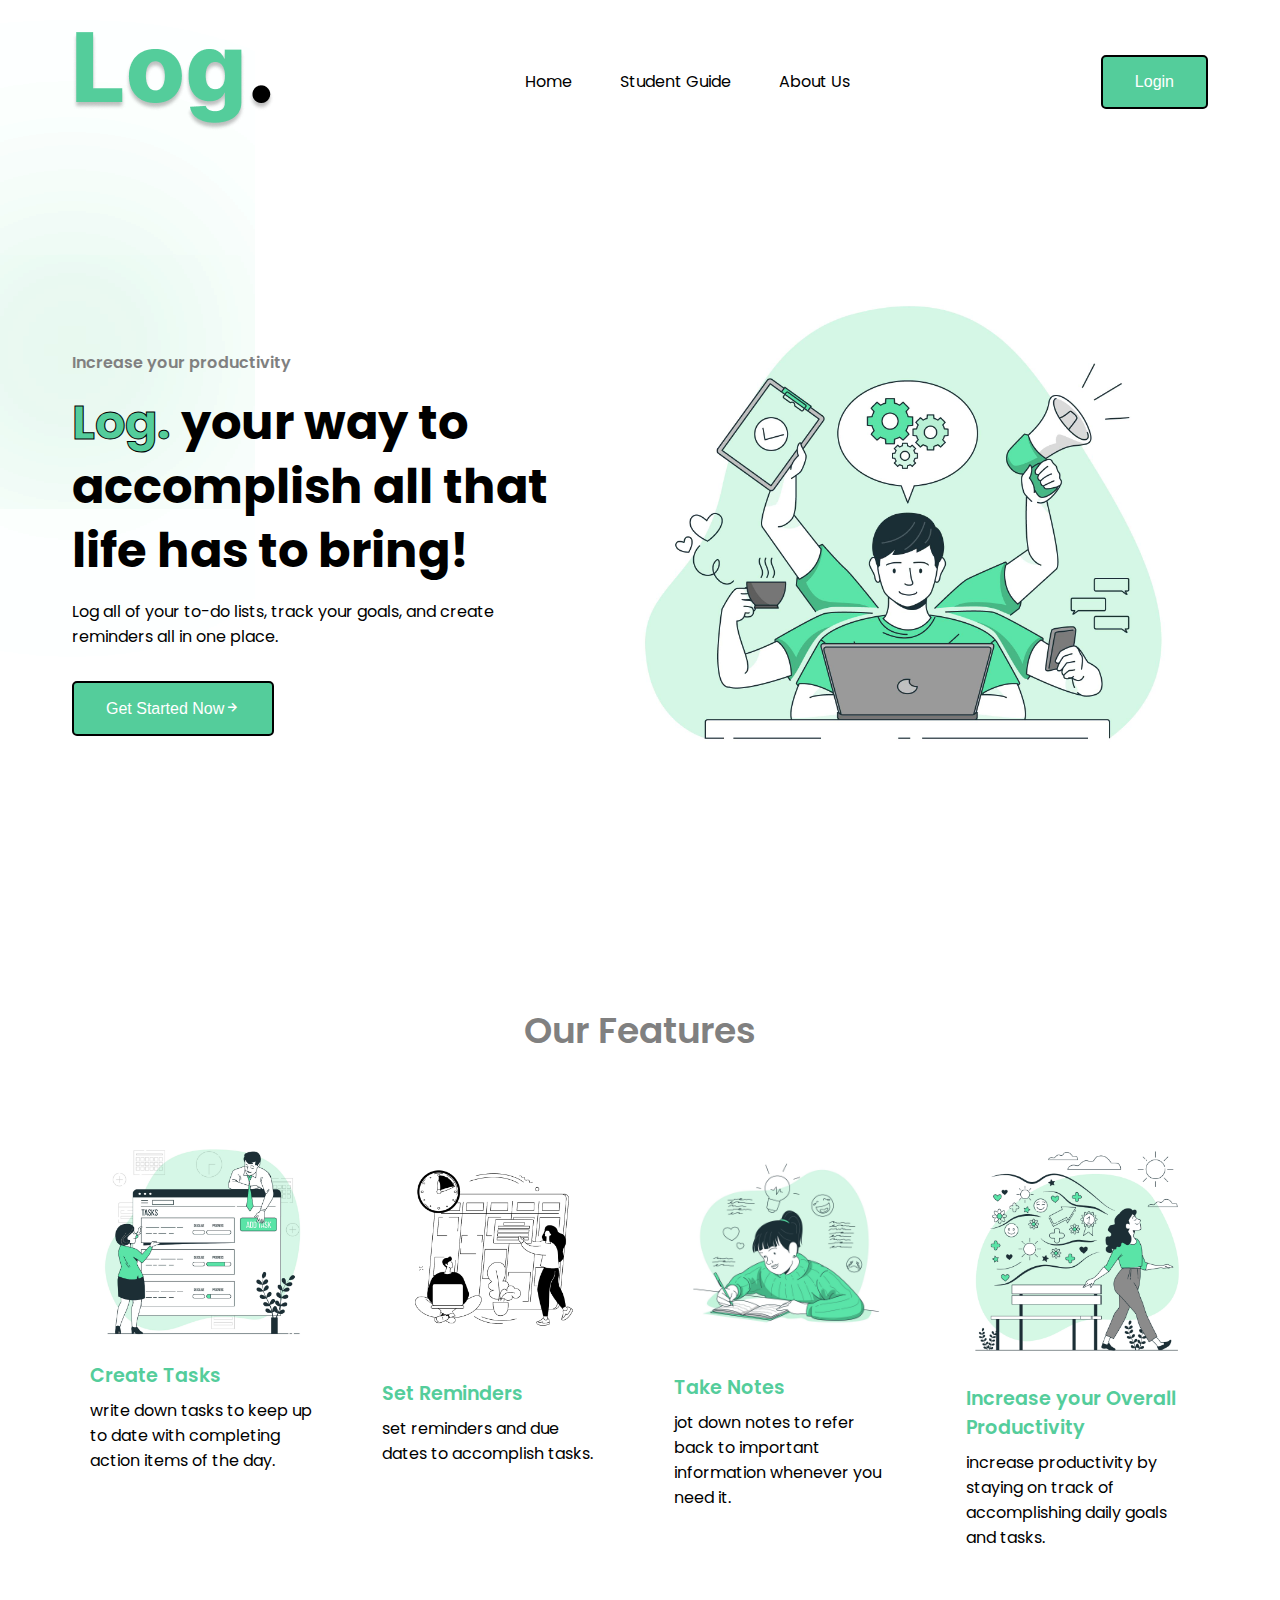
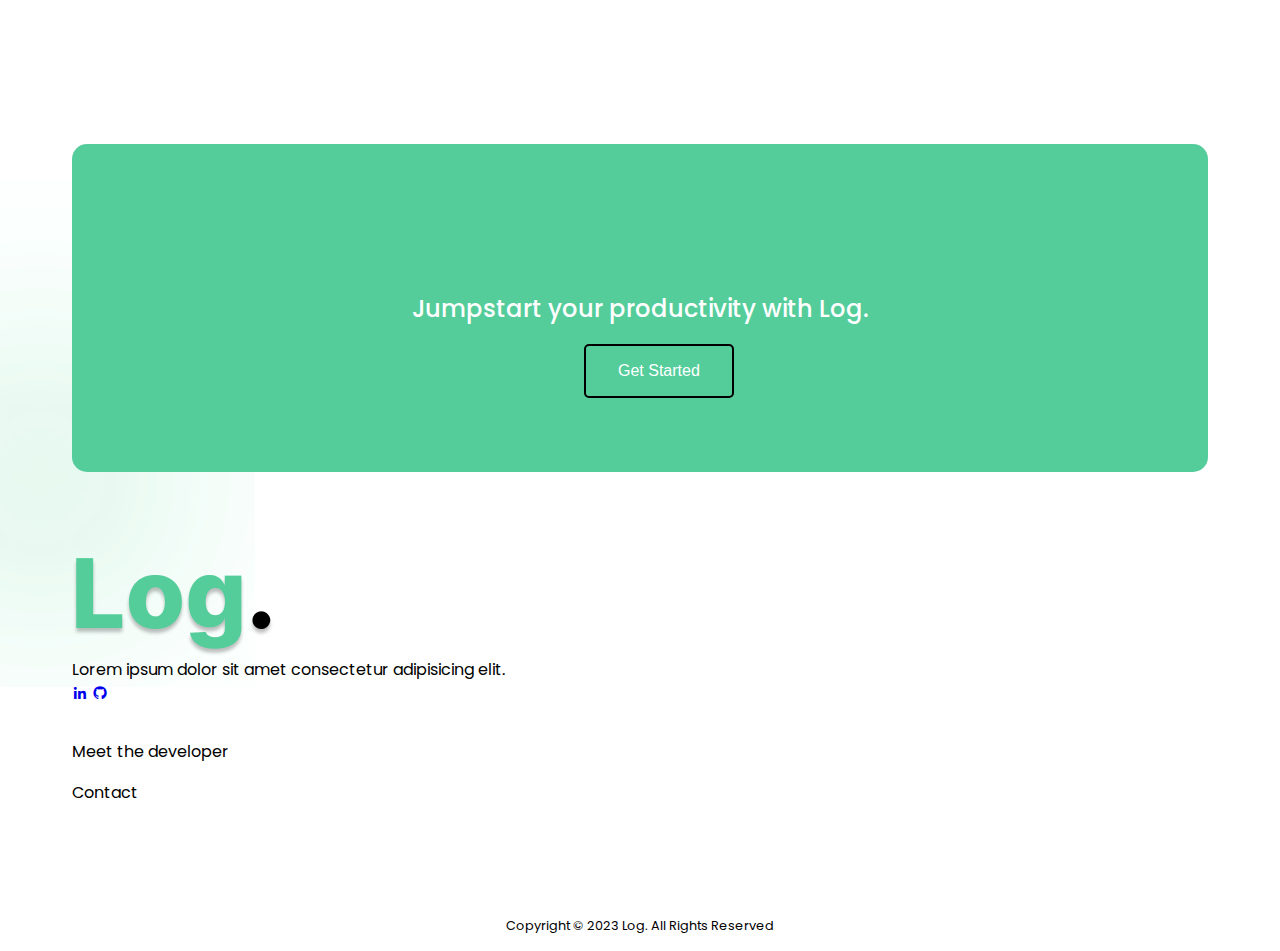
<file: index.html>
<!DOCTYPE html>
<html lang="en">

<head>
    <meta charset="UTF-8">
    <meta name="viewport" content="width=device-width, initial-scale=1.0">
    <link href='https://unpkg.com/boxicons@2.1.4/css/boxicons.min.css' rel='stylesheet'>
    <link rel="stylesheet" href="css/style.css">
    <title>Log. App</title>
</head>

<body>

    <nav>
        <div class="nav-logo">
            <a href="#">
                <img src="images/Log.png" alt="Log">
            </a>
        </div>

        <ul class="nav-links">
            <li class="link"><a href="#">Home</a></li>
            <li class="link"><a href="#">Student Guide</a></li>
            <li class="link"><a href="#">About Us</a></li>
        </ul>
        <button class="btn" onclick="window.location.href='html/signup.html'">Login</a></button>
    </nav>

    <header class="container">
       <div class="content">
            <span class="blur"></span>
            <span class="blur"></span>
            <h4>Increase your productivity</h4>
            <h1><span>Log.</span> your way to accomplish all that life has to bring!</h1>
            <p>Log all of your to-do lists, track your goals, and create reminders all in one place.</p>
            <button class="btn"><a href="dashboard.html">Get Started Now</a><i class='bx bx-right-arrow-alt'></i></button>
       </div> 
       <div class="image">
        <img src="images/header.jpg">
       </div>
    </header>

    <section class="container">
        <h2 class="header">Our Features</h2>
        <div class="features">
            <div class="card">
                <span><img class="cards" src="images/Card1.png"></span>
                <h4>Create Tasks</h4>
                <p>
                    write down tasks to keep up to date with
                    completing action items of the day.
                </p>
            </div>

            <div class="card">
                <span><img class="cards" src="images/Card2.png"></span>
                <h4>Set Reminders</h4>
                <p>
                    set reminders and due dates to accomplish tasks.
                </p>
            </div>

            <div class="card">
                <span><img class="cards" src="images/Card3.png"></span>
                <h4>Take Notes</h4>
                <p>
                    jot down notes to refer back to important information whenever you need it.
                </p>
            </div>

            <div class="card">
                <span><img class="cards" src="images/Card5.png"></span>
                <h4>Increase your Overall Productivity</h4>
                <p>increase productivity by staying on track of accomplishing daily goals and tasks.</p>
            </div>
        </div>
    </section>

    <section class="container">
        <div class="card">
            <div class="content">
                <h2 class="sub-header">Jumpstart your productivity with Log.</h2>
                <button class="btn">Get Started</button>
            </div>
        </div>
    </section>

    <footer class="container">
        <span class="blur"></span>
        <span class="blur"></span>
        <div class="column">
            <div class="logo">
                <img src="images/Log.png" alt="Log.">
            </div>
            <p>
                Lorem ipsum dolor sit amet consectetur adipisicing elit.
            </p>
            <div class="socials">
                <a href="#"><i class='bx bxl-linkedin'></i></a>
                <a href="#"><i class='bx bxl-github'></i></i></a>
            </div>
        </div>
            <div class="row">
                <a href="#">Meet the developer</a>
                <a href="#">Contact</a>
            </div>
    </footer>

    <div class="copyright">
        Copyright © 2023 Log. All Rights Reserved
    </div>



        <script src="script.js"></script>    
    </body>
</html>
</file>
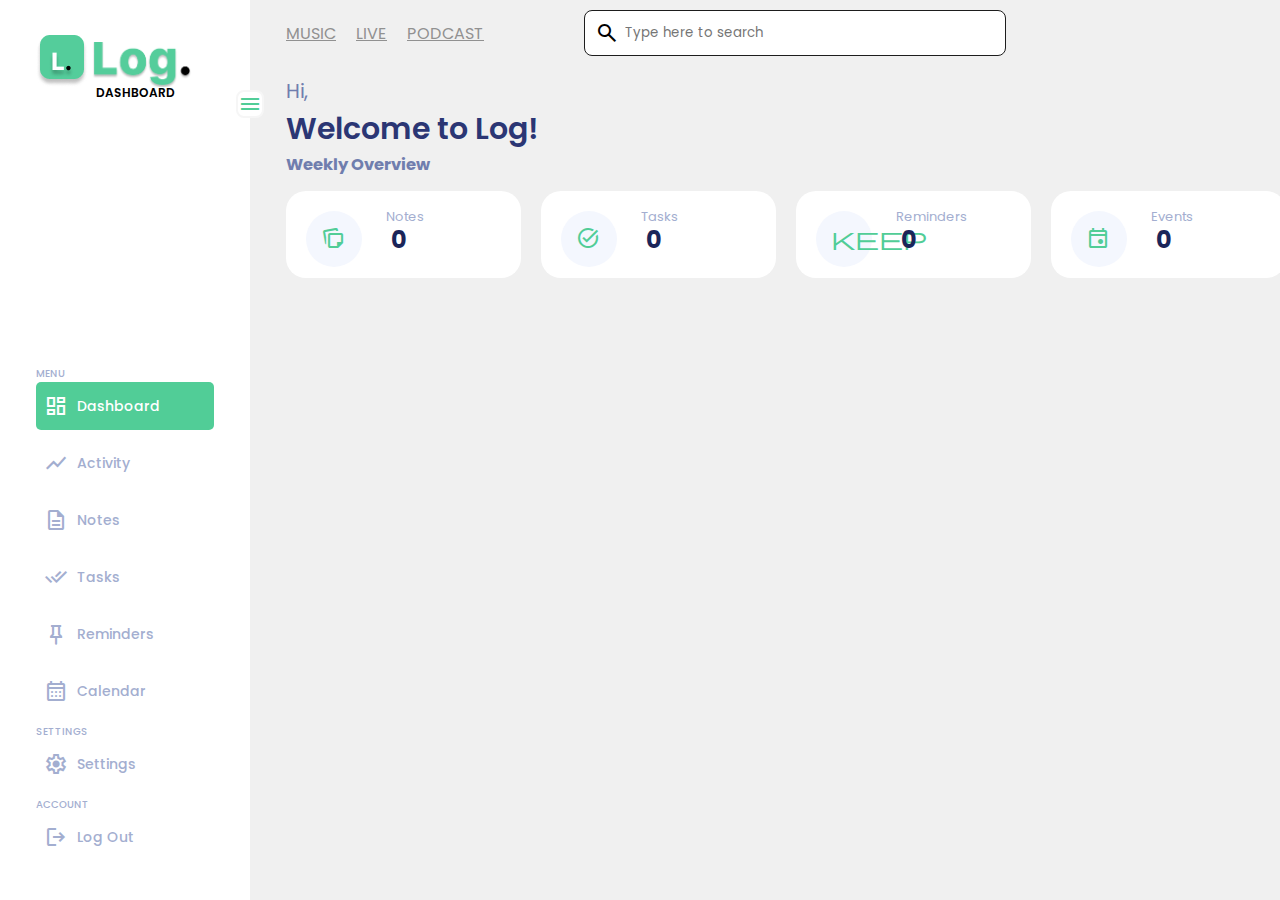
<file: dashboard.html>
<!DOCTYPE html>
<html lang="en">

<head>
    <meta charset="UTF-8">
    <meta name="viewport" content="width=device-width, initial-scale=1.0">
    <link rel="stylesheet" href="https://fonts.googleapis.com/css2?family=Material+Symbols+Outlined:opsz,wght,FILL,GRAD@20..48,100..700,0..1,-50..200" />
    <link rel="stylesheet" href="css/dashboard.css">
    <title>Log. App | Dashboard</title>
</head>

<body>

    <!-- Sidebar -->
    <div class="container">
        <aside class="sidebar active">
            <div class="menu-btn">
                <span class="material-symbols-outlined">
                    menu
                </span>
            </div>
            <div class="logo">
                <img src="images/LogLogo2.png">
                <a href="#"><img src="images/Log.png"></a>
                <h1>Dashboard</h1>
            </div>
            <div class="nav">
                <div class="menu">
                    <p class="title">Menu</p>

                    <ul>
                        <li class="active">
                            <a href="#"><span class="material-symbols-outlined">
                                dashboard
                            </span>
                            Dashboard
                            </a>
                        </li>
                        <li>
                            <a href="#"><span class="material-symbols-outlined">
                                show_chart
                                </span>
                                Activity
                            </a>
                        </li>
                        <li>
                            <a href="#"><span class="material-symbols-outlined">
                                description
                                </span>
                                Notes
                            </a>
                        </li>
                        <li>
                            <a href="#"><span class="material-symbols-outlined">
                                done_all
                                </span>
                                Tasks
                            </a>
                        </li>
                        <li>
                            <a href="#"><span class="material-symbols-outlined">
                                push_pin
                                </span>
                                Reminders
                            </a>
                        </li>
                        <li>
                            <a href="#"><span class="material-symbols-outlined">
                                calendar_month
                                </span>
                                Calendar
                            </a>
                        </li>
                        <li>
                            <p class="title">Settings</p>
                            <a href="#"><span class="material-symbols-outlined">
                                settings
                                </span>
                                Settings
                            </a>
                        </li>
                        <li>
                            <p class="title">Account</p>
                            <a href="#"><span class="material-symbols-outlined">
                                logout
                                </span>
                                Log Out
                            </a>
                        </li>
                    </ul>

                </div>
            </div>


        </aside>

        <main>
            <header>
                <div class="nav-links">
                    <a href="#">Music</a>
                    <a href="#">Live</a>
                    <a href="#">Podcast</a>
                </div>

                <div class="search">
                    <span class="material-symbols-outlined">
                        search
                    </span>
                    <input type="text"
                    placeholder="Type here to search">
                </div>

            </header>

            <div class="top-dashboard">
                <div class="top">
                    <h3>Hi,</h3>
                    <h1>Welcome to Log!</h1>
                </div>
            </div>

            <div class="weekly-overview">
                <h3>Weekly Overview</h3>
            </div>
                  
            <div class="items">
                <div class="item">
                    <div class="info">
                        <div class="icon">
                            <span class="material-symbols-outlined">
                                note_stack
                            </span>
                        </div>
                        <h5 class="notes">Notes</h5>
                        <p class="notes-analytics">0</p>
                    </div>
                </div>
                <div class="item">
                    <div class="info">
                        <div class="icon">
                            <span class="material-symbols-outlined">
                                task_alt
                            </span>
                        </div>
                        <h5 class="tasks">Tasks</h5>
                        <p class="tasks-analytics">0</p>
                    </div>
                </div>
                <div class="item">
                    <div class="info">
                        <div class="icon">
                            <span class="material-symbols-outlined">
                                keep
                            </span>
                        </div>
                        <h5 class="reminders">Reminders</h5>
                        <p class="reminders-analytics">0</p>
                    </div>
                </div>
                <div class="item">
                    <div class="info">
                        <div class="icon">
                            <span class="material-symbols-outlined">
                                event
                            </span>
                        </div>
                        <h5 class="events">Events</h5>
                        <p class="events-analytics">0</p>
                    </div>
                </div>

            </div>

            <div class="your-activity">
                
            </div>

            

                        

                </div>
            </div>


        </main>
            
        </div>
    </div>

    <script src="script.js"></script>
</body>


</html>
</file>
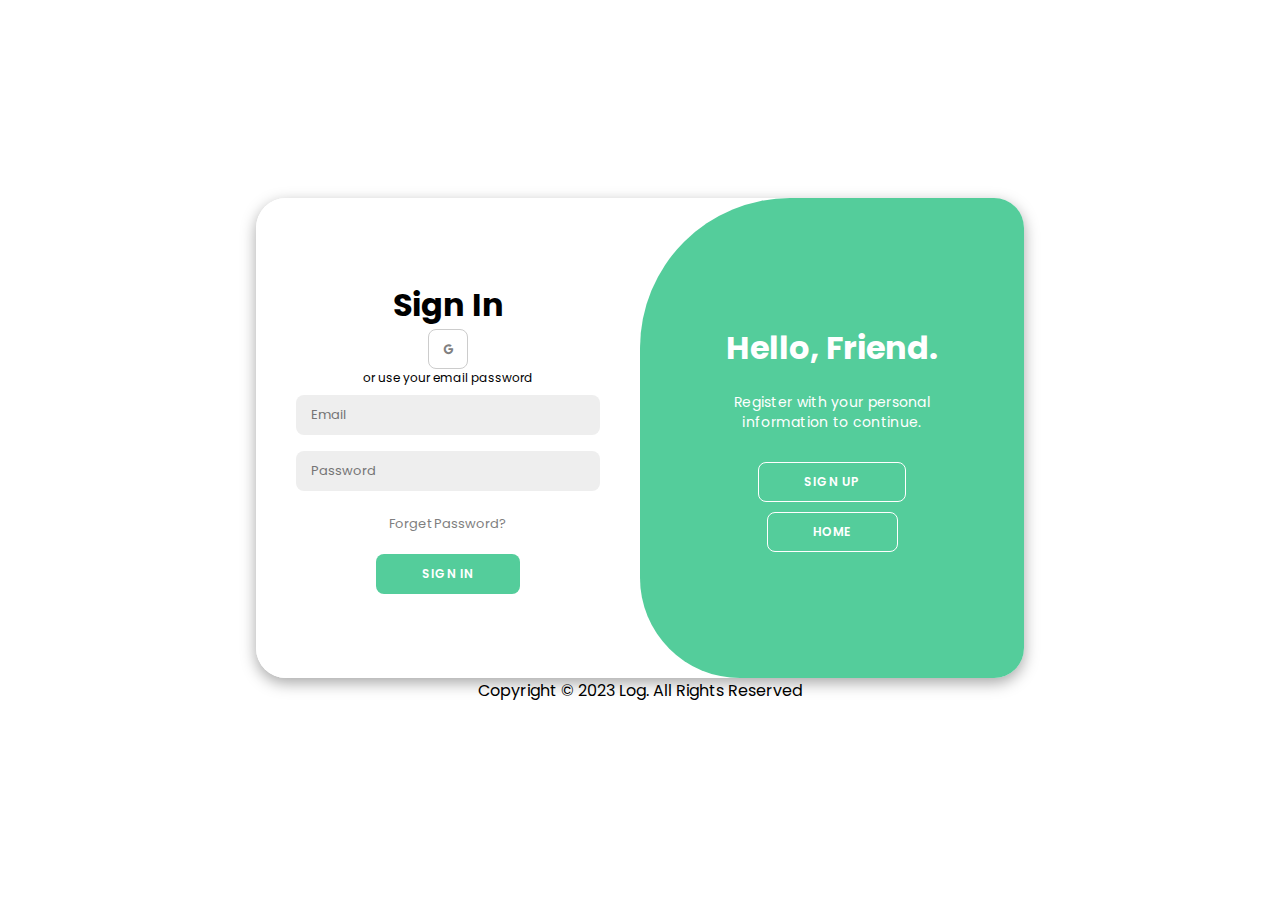
<file: html/signup.html>
<!DOCTYPE html>
<html lang="en">
    
    <head>
        <meta charset="UTF-8">
        <meta name="viewport" content="width=device-width, initial-scale=1.0">
        <link href='https://unpkg.com/boxicons@2.1.4/css/boxicons.min.css' rel='stylesheet'>
        <link rel="stylesheet" href="../css/signup.css">
        <title>Log. App</title>
    </head>
    
<body>

    <div class="container" id="container">
        <div class="form-container sign-up">
            <form>
                <h1>Create Account</h1>
                <div class="social-icons">
                    <a href="#" class="icon">
                        <i class='bx bxl-google'></i></a>
                    </div>
                    <span>or use your email for registration</span>
                    <input type="text" placeholder="Name">
                    <input type="email" placeholder="Email">
                    <input type="password" placeholder="Password">
                    <button>Sign Up</button>
                </form>
            </div>
            
            <div class="form-container sign-in">
                <form>
                    <h1>Sign In</h1>
                    <div class="social-icons">
                        <a href="#" class="icon">
                            <i class='bx bxl-google'></i></a>
                        </div>
                        <span>or use your email password</span>
                        <input type="email" placeholder="Email">
                        <input type="password" placeholder="Password">
                        <a href="#">Forget Password?</a>
                        <button>Sign In</button>
                    </form>
                </div>
                <div class="toggle-container">
                    <div class="toggle">
                        <div class="toggle-panel toggle-left">
                            <h1>Welcome Back!</h1>
                            <p>Enter your information to continue.</p>
                            <button class="hidden" id="login">Sign In</button>
                            <button class="hidden" id="login" onclick="window.location.href='../index.html'">Home</button>
                        </div>
                        
                        <div class="toggle-panel toggle-right">
                            <h1>Hello, Friend.</h1>
                            <p>Register with your personal information to continue.</p>
                            <button class="hidden" id="register">Sign Up</button>
                            <button class="hidden" id="register" onclick="window.location.href='../index.html'">Home</button>
                        </div>
                    </div>
                </div>
            </div>
            
            <div class="copyright">
                Copyright © 2023 Log. All Rights Reserved
    </div>  
        <script src="../js/script.js"></script>    
    </body>
</html>
</file>
<file: css/style.css>
@import url('https://fonts.googleapis.com/css2?family=Poppins:wght@300;400;500;600;700;800&display=swap');

*{
    padding: 0;
    margin: 0;
    outline: none;
    border: none;
    box-sizing: border-box;
}

img {
    display: flex;
}

a{
    text-decoration: none ;
}

body{
    font-family: 'Poppins', sans-serif;
    background-color: white;
}

nav{
    max-width: 1200px;
    margin: auto;
    padding: 2rem;
    display: flex;
    align-items: center;
    justify-content: space-between;
    gap: 2rem;
}

.nav-logo{
    max-width: 100%;
}

.nav-links{
    list-style: none;
    display: flex;
    align-items: center;
    gap: 3rem;
}

.link a{
    position: relative;
    padding-bottom: 0.75rem;
    color: black;
}

.link a::after{
    content: "";
    position: absolute;
    height: 3px;
    width: 0;
    bottom: 0;
    left: 0;
    background-color: #54CD9B;
    transition: all 0.3s ease;
}

.link a:hover::after{
    width: 100%;
}

.btn{
    padding: 1rem 2rem;
    font-size: 1rem;
    font-weight: 500;
    color: white;
    background-color: #54CD9B;
    border-radius: 5px;
    cursor: pointer;
    transition: all 0.3s ease;
    border: 2px solid black;
}

.btn a{
    color: white;
}

.btn:hover{
    background-color:#7fdbad;    
}

.container{
    max-width: 1200px;
    margin: auto;
    padding: 5rem 2rem;
}

.blur{
    position: absolute;
    box-shadow: 0 0 1000px 50px #7fdbad;
    z-index: -100;
}

header{
    position: relative;
    padding-top: 2rem;
    display: grid;
    grid-template-columns: repeat(2, 1fr);
    align-items: center;
    gap: 2rem;
}

header .content h4{
    margin-bottom: 1rem;
    color: grey;
    font-size: qrem;
    font-weight: 600; 
}

header .content h1{
    color: black;
    margin-bottom: 1rem;
    font-size: 3rem;
    font-weight: 700;
    line-height: 4rem;
}

header .content h1 span{
    -webkit-text-fill-color: #54CD9B;
    -webkit-text-stroke: 1px;
}

header .content p{
    margin-bottom: 2rem;
    color: black;
}

header .image {
    position: relative;
}

header .image img{
    max-width: 600px;
    margin: auto;
}

section .header{
    margin-bottom: 1rem;
    color: grey;
    text-align: center;
    font-size: 2.25rem;
    font-weight: 600;
}

.features{
    margin-top: 4rem;
    display: grid;
    grid-template-columns: repeat(4, 1fr);
    gap: 2rem;
}

.features .card{
    padding: 1rem;
    border: 2px solid transparent;
    border-radius: 15px;
    transition: all 0.3s ease;

}

.features .card:hover{
    background-color: white;
    border-color:black;
}

.features .card span{
    display: inline-block;
    padding: 2px 9px;
    margin-bottom: 1rem;
    font-size: 1.75rem;
    color:#54CD9B;
    border-radius: 5px;
}

.features .card span .cards{
    max-width: 100%;
}

.features .card h4{
    margin-bottom: 0.5rem;
    color:#54CD9B;
    font-size: 1.2rem;
    font-weight: 600;
}

.features .card p{
    color: black;
    margin-bottom: 1rem;
}

.sub-header{
    max-width: 600px;
    margin: auto;
    text-align: center;
    color: black;
}

.card .sub-header{
    max-width: 2000px;
    height: 328px;
    background-color:#54CD9B;
    display:grid;
    border-radius: 15px;
}

.card .sub-header .content{
    flex: 1;
}

.card h2{
    color: white;
    align-items: center;
    font-weight: 500;
}

.card button{
    color: white;
    border: 2px solid black;
    margin-top: -8rem;
    display: grid;
    margin-left: 32rem;
}

footer{
    position: relative;
    display: grid;
    grid-template-columns: 400px repeat (1, 1fr);
    gap: 2rem;
}

footer .row .logo{
    max-width: 100px;
    margin-bottom: 2rem;
}

footer .row p{
    color:black;
    margin-bottom: 2rem;
}

footer .row .socials{
    display: flex;
    align-items: center;
    gap: 1rem;
}

footer .row .socials a{
    color: black;
    border: 1px solid black;
    padding: 5px 10px;
    font-size: 1.25rem;
    border-radius: 100%;
    transition: all 0.3s ease;
}

footer .row .socials a:hover{
    color: black;
    background-color:#54CD9B;
    border-color: #54CD9B;
}

footer .row > a{
    display: block;
    color: black;
    margin-bottom: 1rem;
    transition: all 0.3s ease;
}

footer .row > a:hover{
    color:#54CD9B;
}

.copyright{
    max-width: 1200px;
    margin: auto;
    padding: 1rem;
    color: black;
    font-size: 0.8rem;
    text-align: center;
}

@media (width < 900px){
    .nav-links{
        display: none;
    }
    header{
        grid-template-columns: repeat (1, 1fr);
    }
}
</file>
<file: css/dashboard.css>
@import url('https://fonts.googleapis.com/css2?family=Poppins:wght@300;400;500;600;700;800&display=swap');

*{
    margin: 0;
    padding: 0;
    box-sizing: border-box;
    font-family: 'Poppins', sans-serif
}
body {
    background-color: rgb(240, 240, 240);
}
.container{
    width: 100%;
    display: grid;
    grid-template-columns: 1fr 4fr 2fr;
}

.container .sidebar {
    position: relative;
    width: 250px;
    height: 100vh;
    display: flex;
    flex-direction: column;
    background-color: #fff;
    padding: 30px 36px;
    gap: 20px;
    justify-content: space-between;
    z-index: 10000;
    transition: all 0.6s ease;
}

.sidebar .logo img {
    flex-direction: row;
    padding-top: 5px;
}

.container .sidebar .logo a img{
    width: 100px;  
    height: 50px;
    object-fit: cover;
    padding-left: 1px solid;
}

.container .sidebar .logo h1 {
    font-size: 12px;
    text-transform: uppercase;
    margin-left: 60px;
    font-weight: 600;
    margin-top: -10px;
}

.container main {
    padding: 20px 36px;
}

.container main header {
    display: flex;
    align-items: center;
    justify-content: space-between;
}

.container main header .nav-links {
    display: flex;
    align-items: center;
    gap: 20px;
}

.container main header .nav-links a {
    text-transform: uppercase;
    color: #919191;
    transition: all 0.3s ease;
}

.container main header .nav-links a:hover {
    color: black;
}

.container main header .search {
    display: flex;
    align-items: center;
    margin: -10px;
    margin-right: 300px;
    margin-left: 100px;
    background-color: white;
    border: 1px solid #1d1d1d;
    gap: 6px;
    width: 80%;
    padding: 10px;
    border-radius: 8px;
}

.container main header .search input {
    width: 100%;
    background-color: transparent;
    border: none;
    outline: none;
    color: black;
}

.container .top-dashboard .top {
    margin-top: 30px;
}
.container .top-dashboard .top h3 {
    font-weight: 400;
    font-size: 20px;
    color: #707EAE;
}

.container .top-dashboard .top h1 {
    font-weight: 600;
    font-size: 30px;
    color: #2B3674;
}

.container .weekly-overview {
    font-size: 14px;
    color: #707EAE;
}

.container main .items {
    margin-top: 14px;
    display: flex;
    justify-content: space-between;
}

.item {
    flex: 4;
    background-color: white;
    padding: 5px;
    border-radius: 20px;
    width: 235px;
    height: 87px;
    border-radius: 20px;
    margin-right: 20px;
    gap: 2px;
}

.item .info .icon .material-symbols-outlined {
    margin: 15px;
}

.icon {
    margin: 15px;
    color:#51CD97;
    background-color: #F4F7FE;
    height: 56px;
    width: 56px;
    border-radius: 50%;
}

.container main .items .item .info .notes {
    color: #A3AED0;
    margin-top: -75px;
    margin-left: 95px;
    gap: 2px;
    align-items: center ;
    font-weight: 400;
    font-size: 13px;
    word-spacing: -2px;
}

.container main .items .item .info .tasks {
    color: #A3AED0;
    margin-top: -75px;
    margin-left: 95px;
    gap: 2px;
    align-items: center ;
    font-weight: 400;
    font-size: 13px;
    word-spacing: -2px;
}

.container main .items .item .info .reminders {
    color: #A3AED0;
    margin-top: -75px;
    margin-left: 95px;
    gap: 2px;
    align-items: center ;
    font-weight: 400;
    font-size: 13px;
    word-spacing: -2px;
}

.container main .items .item .info .events {
    color: #A3AED0;
    margin-top: -75px;
    margin-left: 95px;
    gap: 2px;
    align-items: center ;
    font-weight: 400;
    font-size: 13px;
    word-spacing: -2px;
}

.container main .items .info .notes-analytics {
    color: #1B2559;
    font-weight: 700;
    font-size: 24px;
    margin: 100px;
    margin-top: -5px;
}

.container main .items .info .tasks-analytics {
    color: #1B2559;
    font-weight: 700;
    font-size: 24px;
    margin: 100px;
    margin-top: -5px;
}

.container main .items .info .reminders-analytics {
    color: #1B2559;
    font-weight: 700;
    font-size: 24px;
    margin: 100px;
    margin-top: -5px;
}

.container main .items .info .events-analytics {
    color: #1B2559;
    font-weight: 700;
    font-size: 24px;
    margin: 100px;
    margin-top: -5px;
}

.menu .title{
    font-size: 10px;
    font-weight: 500;
    margin-top: 5px;
    color: #A3AED0;
    text-transform: uppercase;
}

.menu ul li{
    list-style: none;
    margin-bottom: 9px;

}

.menu ul li a{
    display: flex;
    align-items: center;
    gap: 9px;
    font-size: 14px;
    font-weight: 500;
    color: #A3AED0;
    text-decoration: none;
    padding: 12px 8px;
    transition: all 0.3s ease;
}

.menu ul li > a:hover,
.menu ul li.active > a {
    color: #fff;
    background-color: #51CD97;
    border-radius: 5px;
    transition: all 0.2s ease;
}

.menu:not(:last-child) {
    padding-bottom: 10px;
    margin-bottom: 20px;
    border-bottom: 2px solid #fff;

}

.menu-btn {
    position: absolute;
    right: -14px;
    top: 10%;
    width: 28px;
    height: 28px;
    border-radius: 8px;
    display: flex;
    align-items: center;
    justify-content: center;
    background-color: #fff;
    cursor: ponter;
    color: #51CD97;
    border: 2px solid #f6f6f6;

}

.menu-btn:hover .span {
    color: #fff;
}

.menu-btn {
    transition: all 0.3s;
}

.menu-btn.span {
    transition: all 0.3s ease;
}

.sidebar.active .menu-btn .span {
    transform: rotate(180deg);
}

html {
    scroll-behavior: smooth;
    overflow-x: hidden;
}
</file>
<file: css/signup.css>
@import url('https://fonts.googleapis.com/css2?family=Poppins:wght@300;400;500;600;700;800&display=swap');

*{
    padding: 0;
    margin: 0;
    outline: none;
    border: none;
    box-sizing: border-box;
    font-family: 'Poppins', sans-serif;
}

body{
    background-color: white;
    background: linear-gradient(right, white, #54CD9B);
    display: flex;
    align-items: center;
    justify-content: center;
    flex-direction: column;
    height: 100vh;
}

.container {
    background-color:white;
    border-radius: 30px;
    box-shadow: 0 5px 15px rgba(0, 0, 0, 0.35);
    position: relative;
    overflow: hidden;
    width: 768px;
    max-width: 100%;
    min-height: 480px;
}

.container p{
    font-size: 14px;
    line-height: 20px;
    letter-spacing: 0.3px;
    margin: 20px;
}

.container span{
    font-size: 12px;
}

.container a{
    color: grey;
    font-size: 13px;
    text-decoration: none;
    margin: 15px 0px 10px;
}

.container button{
    background-color:#54CD9B;
    color: white;
    font-size: 12px;
    padding: 10px 45px;
    border: 1px solid transparent;
    border-radius: 8px;
    font-weight: 600;
    letter-spacing: 0.5px;
    text-transform: uppercase;
    margin-top: 10px;
    cursor: pointer;
}

.container button.hidden{
    background-color: transparent;
    border-color: #fff;
}

.container form{
    background-color: #fff;
    display: flex;
    align-items: center;
    justify-content: center;
    flex-direction: column;
    padding: 0 40px;
    height: 100%;
}

.container input{
    background-color: #eee;
    border: none;
    margin: 8px 0;
    padding: 10px 15px;
    font-size: 13px;
    border-radius: 8px;
    width: 100%;
    outline: none;
}

.form-container{
    position: absolute;
    top: 0;
    height: 100%;
    transition: all 0.6s ease-in-out;
}

.sign-in{
    left: 0;
    width: 50%;
    z-index: 2;
}

.container.active .sign-in{
    transform: translateX(100%);
}

.sign-up{
    left: 0;
    width: 50%;
    opacity: 0;
    z-index: 1;
}

.container.active .sign-up{
    transform: translateX(100%);
    opacity: 1;
    z-index: 5;
    animation: move 0.6s;
}

@keyframes move{
    0%, 49.99%{
        opacity: 0;
        z-index: 1;
    }
    50%, 100%{
        opacity: 1;
        z-index: 5;
    }
}

.social-icons a{
   border: 1px solid #ccc;
   border-radius: 20%;
   display: inline-flex;
   justify-content: center;
   align-items: center;
   margin: 0 3px;
   width: 40px;
   height: 40px;   
}

.toggle-container{
    position: absolute;
    top: 0;
    left: 50%;
    width: 50%;
    height: 100%;
    overflow: hidden;
    transition: all 0.6s ease-in-out;
    border-radius: 150px 0 0 100px;
    z-index: 1000;
}

.container.active .toggle-container{
    transform: translateX(-100%);
    border-radius: 0 150px 100px 0;
}

.toggle{
    background-color: #54CD9B;
    height: 100%;
    background: linear-gradient(right, #54CD9B, #7fdbad);
    color: #fff;
    position: relative;
    left: -100%;
    height: 100%;
    width: 200%;
    transform: translateX(0);
    transition: all 0.6ss ease-in-out;
}

.container.active .toggle{
    transform: translateX(50%);
}

.toggle-panel{
    position: absolute;
    width: 50%;
    height: 100%;
    display: flex;
    align-items: center;
    justify-content: center;
    flex-direction: column;
    padding: 0 30px;
    text-align: center;
    top: 0;
    transform: translateX(0);
    transition: all 0.6s ease-in-out;
}

.toggle-left{
    transform: translateX(-200%); 
}

.container.container.active .toggle-left{
    transform: translateX(0);
}

.toggle-right{
    right: 0;
    transform: translateX(0);

}

.container.container.active .toggle-right{
    transform: translateX(200%);
}
</file>
